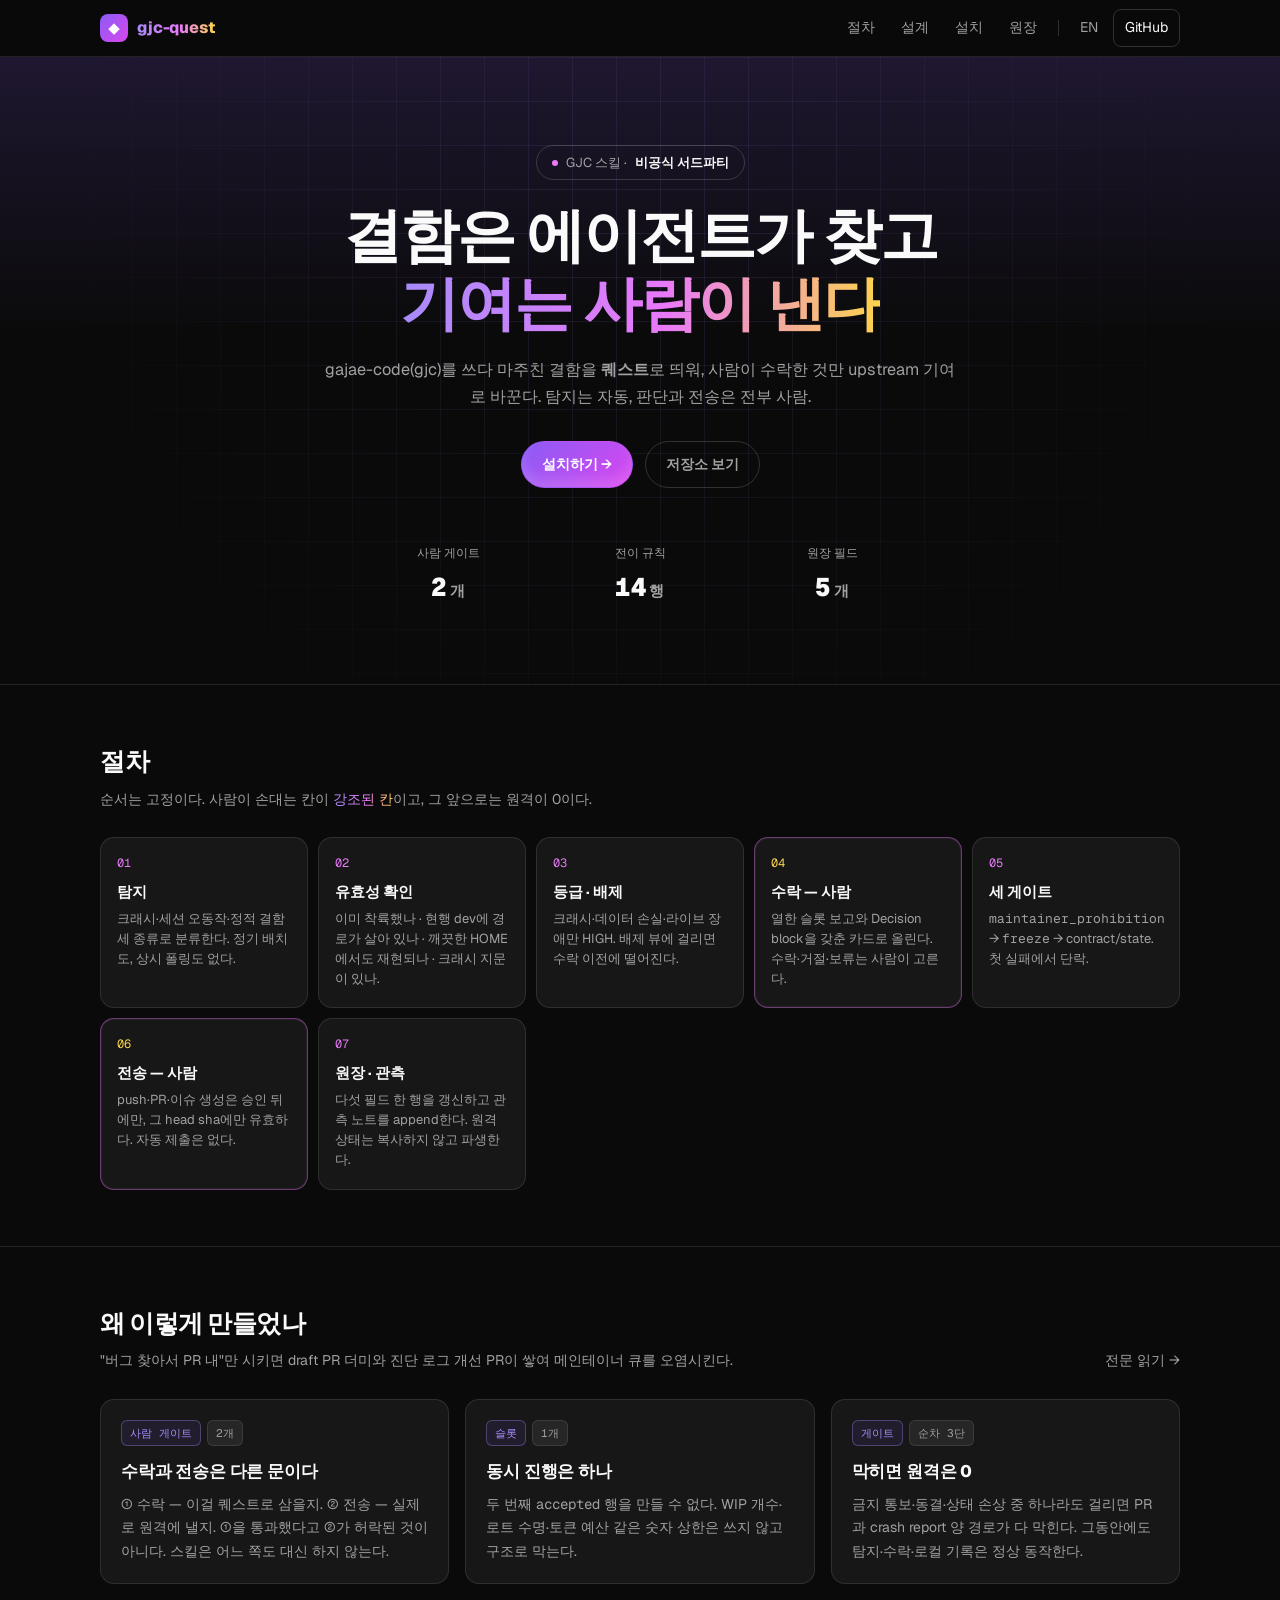
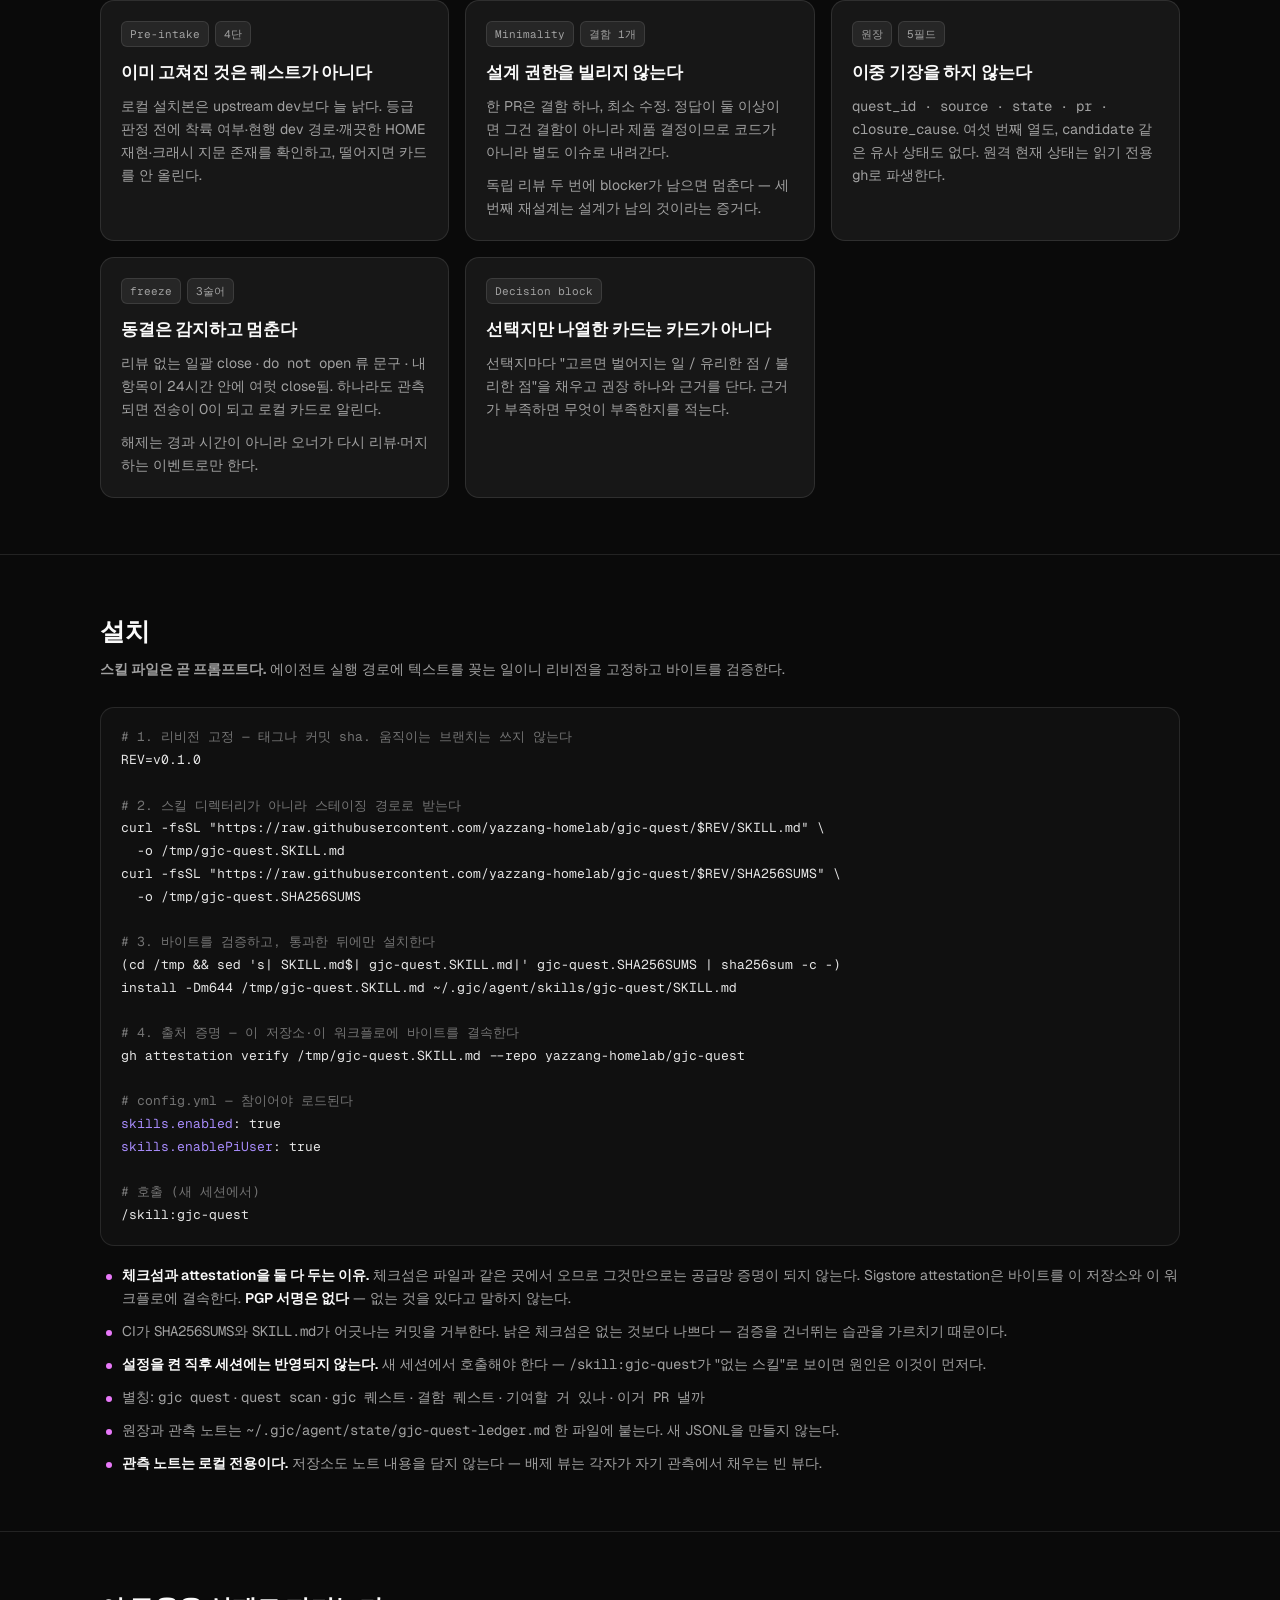
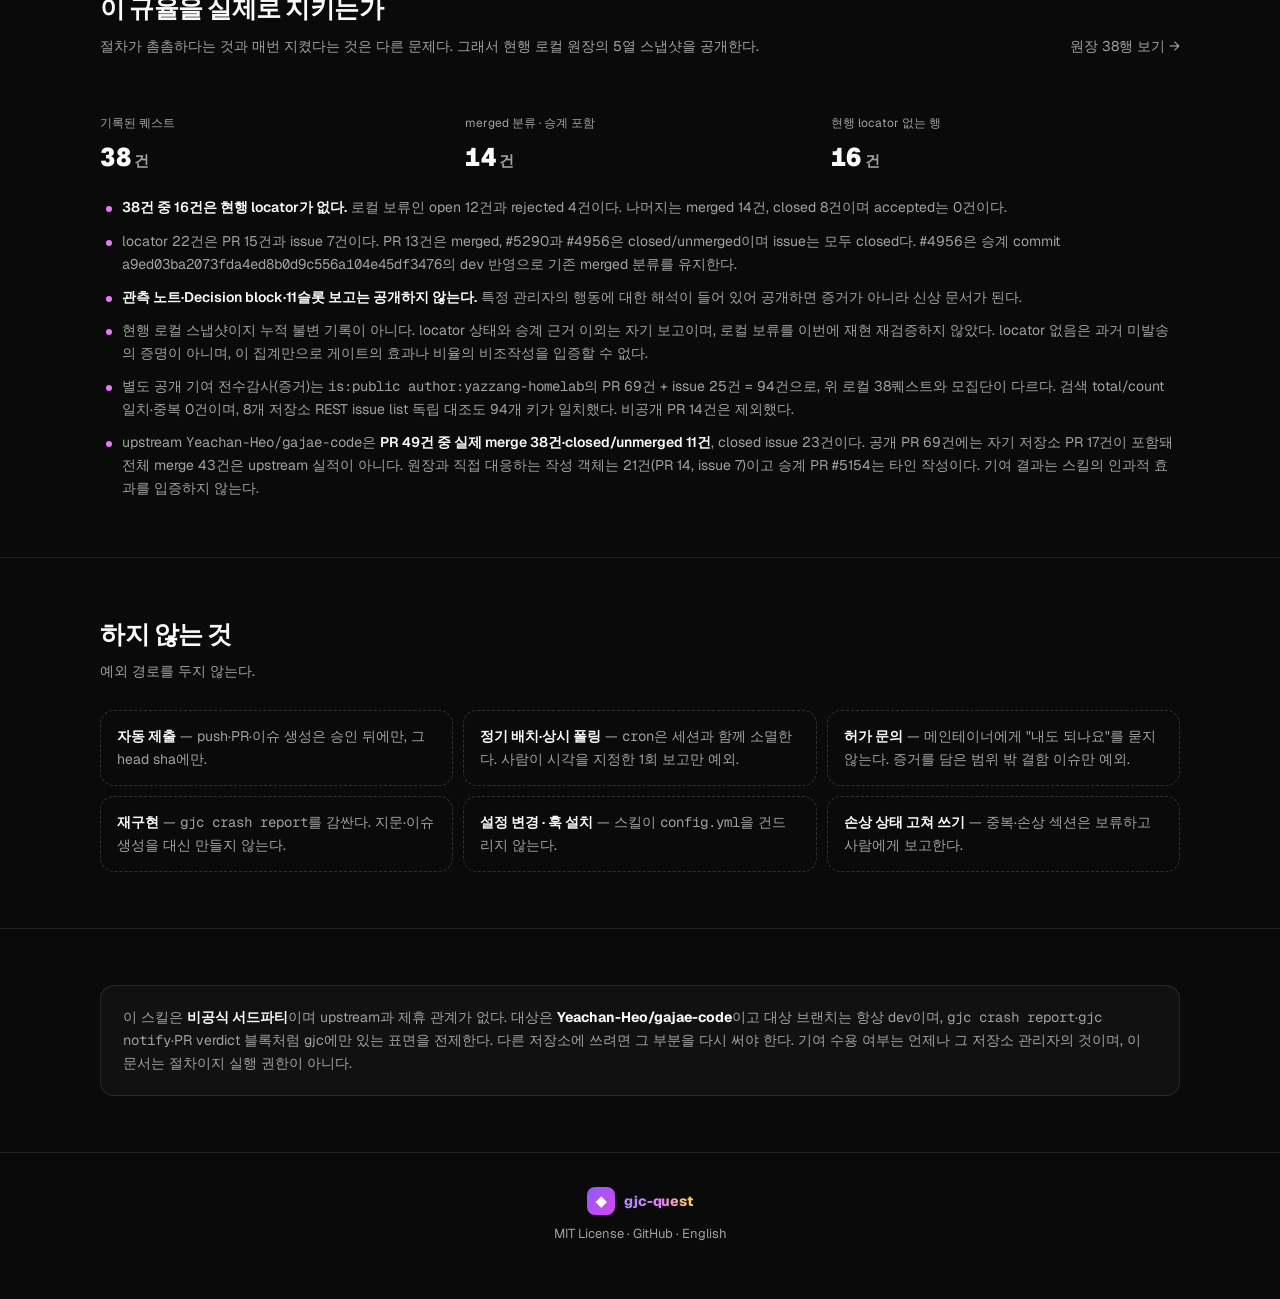
<file: site/index.html>
<!DOCTYPE html>
<html lang="ko">
<head>
<meta charset="utf-8" />
<meta name="viewport" content="width=device-width, initial-scale=1" />
<title>gjc-quest — gjc 결함을 퀘스트로, 전송은 사람이</title>
<meta name="description" content="gajae-code(gjc)를 쓰다 마주친 결함을 퀘스트로 띄워, 사람이 수락한 것만 upstream 기여로 바꾸는 GJC 스킬. 탐지는 자동, 판단과 전송은 전부 사람." />
<link rel="canonical" href="https://yazzang-homelab.github.io/gjc-quest/" />
<meta property="og:type" content="website" />
<meta property="og:title" content="gjc-quest" />
<meta property="og:description" content="gjc 결함을 퀘스트로. 탐지는 자동, 판단과 전송은 전부 사람." />
<meta property="og:url" content="https://yazzang-homelab.github.io/gjc-quest/" />
<link rel="icon" href="favicon.svg" type="image/svg+xml" />
<link rel="preconnect" href="https://fonts.googleapis.com" />
<link rel="preconnect" href="https://fonts.gstatic.com" crossorigin />
<link href="https://fonts.googleapis.com/css2?family=Geist:wght@400;600;700;800;900&family=Geist+Mono:wght@400;500&display=swap" rel="stylesheet" />
<link rel="stylesheet" href="styles.css" />
</head>
<body>

<nav class="nav">
  <div class="nav-in">
    <a class="brand" href="#top">
      <span class="brand-mark">◆</span>
      <span class="grad">gjc-quest</span>
    </a>
    <div class="nav-links">
      <a href="#flow" class="anchor">절차</a>
      <a href="#why" class="anchor hide-sm">설계</a>
      <a href="#install" class="anchor">설치</a>
      <a href="#ledger" class="anchor hide-sm">원장</a>
      <span class="nav-sep"></span>
      <a href="en/">EN</a>
      <a class="ghost" href="https://github.com/yazzang-homelab/gjc-quest">GitHub</a>
    </div>
  </div>
</nav>

<header class="hero" id="top">
  <div class="hero-grid"></div>
  <div class="hero-glow"></div>
  <div class="hero-in">
    <span class="pill"><span class="dot"></span> GJC 스킬 · <b>비공식 서드파티</b></span>
    <h1>결함은 에이전트가 찾고<br /><span class="grad">기여는 사람이 낸다</span></h1>
    <p class="lede">
      gajae-code(gjc)를 쓰다 마주친 결함을 <b>퀘스트</b>로 띄워, 사람이 수락한 것만 upstream
      기여로 바꾼다. 탐지는 자동, 판단과 전송은 전부 사람.
    </p>
    <div class="cta">
      <a class="btn btn-primary" href="#install">설치하기 →</a>
      <a class="btn btn-ghost" href="https://github.com/yazzang-homelab/gjc-quest">저장소 보기</a>
    </div>
    <div class="stats">
      <div>
        <div class="stat-k">사람 게이트</div>
        <div class="stat-v tabular">2<span class="unit">개</span></div>
      </div>
      <div>
        <div class="stat-k">전이 규칙</div>
        <div class="stat-v tabular">14<span class="unit">행</span></div>
      </div>
      <div>
        <div class="stat-k">원장 필드</div>
        <div class="stat-v tabular">5<span class="unit">개</span></div>
      </div>
    </div>
  </div>
</header>

<section class="band" id="flow">
  <div class="sec">
    <div class="sec-head">
      <div>
        <h2>절차</h2>
        <p>순서는 고정이다. 사람이 손대는 칸이 <span class="grad">강조된 칸</span>이고, 그 앞으로는 원격이 0이다.</p>
      </div>
    </div>
    <div class="flow">
      <div class="step">
        <div class="n">01</div>
        <h3>탐지</h3>
        <p>크래시·세션 오동작·정적 결함 세 종류로 분류한다. 정기 배치도, 상시 폴링도 없다.</p>
      </div>
      <div class="step">
        <div class="n">02</div>
        <h3>유효성 확인</h3>
        <p>이미 착륙했나 · 현행 dev에 경로가 살아 있나 · 깨끗한 HOME에서도 재현되나 · 크래시 지문이 있나.</p>
      </div>
      <div class="step">
        <div class="n">03</div>
        <h3>등급 · 배제</h3>
        <p>크래시·데이터 손실·라이브 장애만 HIGH. 배제 뷰에 걸리면 수락 이전에 떨어진다.</p>
      </div>
      <div class="step human">
        <div class="n">04</div>
        <h3>수락 — 사람</h3>
        <p>열한 슬롯 보고와 Decision block을 갖춘 카드로 올린다. 수락·거절·보류는 사람이 고른다.</p>
      </div>
      <div class="step">
        <div class="n">05</div>
        <h3>세 게이트</h3>
        <p><span class="mono">maintainer_prohibition</span> → <span class="mono">freeze</span> → contract/state. 첫 실패에서 단락.</p>
      </div>
      <div class="step human">
        <div class="n">06</div>
        <h3>전송 — 사람</h3>
        <p>push·PR·이슈 생성은 승인 뒤에만, 그 head sha에만 유효하다. 자동 제출은 없다.</p>
      </div>
      <div class="step">
        <div class="n">07</div>
        <h3>원장 · 관측</h3>
        <p>다섯 필드 한 행을 갱신하고 관측 노트를 append한다. 원격 상태는 복사하지 않고 파생한다.</p>
      </div>
    </div>
  </div>
</section>

<section class="band" id="why">
  <div class="sec">
    <div class="sec-head">
      <div>
        <h2>왜 이렇게 만들었나</h2>
        <p>"버그 찾아서 PR 내"만 시키면 draft PR 더미와 진단 로그 개선 PR이 쌓여 메인테이너 큐를 오염시킨다.</p>
      </div>
      <a href="https://github.com/yazzang-homelab/gjc-quest/blob/main/SKILL.md">전문 읽기 →</a>
    </div>
    <div class="cards">
      <div class="card">
        <div class="badges"><span class="badge hot">사람 게이트</span><span class="badge">2개</span></div>
        <h3>수락과 전송은 다른 문이다</h3>
        <p>① 수락 — 이걸 퀘스트로 삼을지. ② 전송 — 실제로 원격에 낼지. ①을 통과했다고 ②가 허락된 것이 아니다. 스킬은 어느 쪽도 대신 하지 않는다.</p>
      </div>
      <div class="card">
        <div class="badges"><span class="badge hot">슬롯</span><span class="badge">1개</span></div>
        <h3>동시 진행은 하나</h3>
        <p>두 번째 <span class="mono">accepted</span> 행을 만들 수 없다. WIP 개수·로트 수명·토큰 예산 같은 숫자 상한은 쓰지 않고 구조로 막는다.</p>
      </div>
      <div class="card">
        <div class="badges"><span class="badge hot">게이트</span><span class="badge">순차 3단</span></div>
        <h3>막히면 원격은 0</h3>
        <p>금지 통보·동결·상태 손상 중 하나라도 걸리면 PR과 crash report 양 경로가 다 막힌다. 그동안에도 탐지·수락·로컬 기록은 정상 동작한다.</p>
      </div>
      <div class="card">
        <div class="badges"><span class="badge">Pre-intake</span><span class="badge">4단</span></div>
        <h3>이미 고쳐진 것은 퀘스트가 아니다</h3>
        <p>로컬 설치본은 upstream <span class="mono">dev</span>보다 늘 낡다. 등급 판정 전에 착륙 여부·현행 dev 경로·깨끗한 HOME 재현·크래시 지문 존재를 확인하고, 떨어지면 카드를 안 올린다.</p>
      </div>
      <div class="card">
        <div class="badges"><span class="badge">Minimality</span><span class="badge">결함 1개</span></div>
        <h3>설계 권한을 빌리지 않는다</h3>
        <p>한 PR은 결함 하나, 최소 수정. 정답이 둘 이상이면 그건 결함이 아니라 제품 결정이므로 코드가 아니라 별도 이슈로 내려간다.</p>
        <p>독립 리뷰 두 번에 blocker가 남으면 멈춘다 — 세 번째 재설계는 설계가 남의 것이라는 증거다.</p>
      </div>
      <div class="card">
        <div class="badges"><span class="badge">원장</span><span class="badge">5필드</span></div>
        <h3>이중 기장을 하지 않는다</h3>
        <p><span class="mono">quest_id · source · state · pr · closure_cause</span>. 여섯 번째 열도, <span class="mono">candidate</span> 같은 유사 상태도 없다. 원격 현재 상태는 읽기 전용 <span class="mono">gh</span>로 파생한다.</p>
      </div>
      <div class="card">
        <div class="badges"><span class="badge">freeze</span><span class="badge">3술어</span></div>
        <h3>동결은 감지하고 멈춘다</h3>
        <p>리뷰 없는 일괄 close · <span class="mono">do not open</span> 류 문구 · 내 항목이 24시간 안에 여럿 close됨. 하나라도 관측되면 전송이 0이 되고 로컬 카드로 알린다.</p>
        <p>해제는 경과 시간이 아니라 오너가 다시 리뷰·머지하는 이벤트로만 한다.</p>
      </div>
      <div class="card">
        <div class="badges"><span class="badge">Decision block</span></div>
        <h3>선택지만 나열한 카드는 카드가 아니다</h3>
        <p>선택지마다 "고르면 벌어지는 일 / 유리한 점 / 불리한 점"을 채우고 권장 하나와 근거를 단다. 근거가 부족하면 무엇이 부족한지를 적는다.</p>
      </div>
    </div>
  </div>
</section>

<section class="band" id="install">
  <div class="sec">
    <div class="sec-head">
      <div>
        <h2>설치</h2>
        <p><b>스킬 파일은 곧 프롬프트다.</b> 에이전트 실행 경로에 텍스트를 꽂는 일이니 리비전을 고정하고 바이트를 검증한다.</p>
      </div>
    </div>
<pre><span class="c"># 1. 리비전 고정 — 태그나 커밋 sha. 움직이는 브랜치는 쓰지 않는다</span>
REV=v0.1.0

<span class="c"># 2. 스킬 디렉터리가 아니라 스테이징 경로로 받는다</span>
curl -fsSL "https://raw.githubusercontent.com/yazzang-homelab/gjc-quest/$REV/SKILL.md" \
  -o /tmp/gjc-quest.SKILL.md
curl -fsSL "https://raw.githubusercontent.com/yazzang-homelab/gjc-quest/$REV/SHA256SUMS" \
  -o /tmp/gjc-quest.SHA256SUMS

<span class="c"># 3. 바이트를 검증하고, 통과한 뒤에만 설치한다</span>
(cd /tmp &amp;&amp; sed 's| SKILL.md$| gjc-quest.SKILL.md|' gjc-quest.SHA256SUMS | sha256sum -c -)
install -Dm644 /tmp/gjc-quest.SKILL.md ~/.gjc/agent/skills/gjc-quest/SKILL.md

<span class="c"># 4. 출처 증명 — 이 저장소·이 워크플로에 바이트를 결속한다</span>
gh attestation verify /tmp/gjc-quest.SKILL.md --repo yazzang-homelab/gjc-quest

<span class="c"># config.yml — 참이어야 로드된다</span>
<span class="k">skills.enabled</span>: true
<span class="k">skills.enablePiUser</span>: true

<span class="c"># 호출 (새 세션에서)</span>
/skill:gjc-quest</pre>
    <ul class="notes">
      <li><b>체크섬과 attestation을 둘 다 두는 이유.</b> 체크섬은 파일과 같은 곳에서 오므로 그것만으로는 공급망 증명이 되지 않는다. Sigstore attestation은 바이트를 이 저장소와 이 워크플로에 결속한다. <b>PGP 서명은 없다</b> — 없는 것을 있다고 말하지 않는다.</li>
      <li>CI가 <span class="mono">SHA256SUMS</span>와 <span class="mono">SKILL.md</span>가 어긋나는 커밋을 거부한다. 낡은 체크섬은 없는 것보다 나쁘다 — 검증을 건너뛰는 습관을 가르치기 때문이다.</li>
      <li><b>설정을 켠 직후 세션에는 반영되지 않는다.</b> 새 세션에서 호출해야 한다 — <span class="mono">/skill:gjc-quest</span>가 "없는 스킬"로 보이면 원인은 이것이 먼저다.</li>
      <li>별칭: <span class="mono">gjc quest</span> · <span class="mono">quest scan</span> · <span class="mono">gjc 퀘스트</span> · <span class="mono">결함 퀘스트</span> · <span class="mono">기여할 거 있나</span> · <span class="mono">이거 PR 낼까</span></li>
      <li>원장과 관측 노트는 <span class="mono">~/.gjc/agent/state/gjc-quest-ledger.md</span> 한 파일에 붙는다. 새 JSONL을 만들지 않는다.</li>
      <li><b>관측 노트는 로컬 전용이다.</b> 저장소도 노트 내용을 담지 않는다 — 배제 뷰는 각자가 자기 관측에서 채우는 빈 뷰다.</li>
    </ul>
  </div>
</section>

<section class="band" id="ledger">
  <div class="sec">
    <div class="sec-head">
      <div>
        <h2>이 규율을 실제로 지키는가</h2>
        <p>절차가 촘촘하다는 것과 매번 지켰다는 것은 다른 문제다. 그래서 현행 로컬 원장의 5열 스냅샷을 공개한다.</p>
      </div>
      <a href="https://github.com/yazzang-homelab/gjc-quest/blob/main/LEDGER.md">원장 38행 보기 →</a>
    </div>
    <div class="stats" style="max-width:100%">
      <div><div class="stat-k">기록된 퀘스트</div><div class="stat-v tabular">38<span class="unit">건</span></div></div>
      <div><div class="stat-k">merged 분류 · 승계 포함</div><div class="stat-v tabular">14<span class="unit">건</span></div></div>
      <div><div class="stat-k">현행 locator 없는 행</div><div class="stat-v tabular">16<span class="unit">건</span></div></div>
    </div>
    <ul class="notes">
      <li><b>38건 중 16건은 현행 locator가 없다.</b> 로컬 보류인 open 12건과 rejected 4건이다. 나머지는 merged 14건, closed 8건이며 accepted는 0건이다.</li>
      <li>locator 22건은 PR 15건과 issue 7건이다. PR 13건은 merged, #5290과 #4956은 closed/unmerged이며 issue는 모두 closed다. #4956은 승계 commit <span class="mono">a9ed03ba2073fda4ed8b0d9c556a104e45df3476</span>의 <span class="mono">dev</span> 반영으로 기존 merged 분류를 유지한다.</li>
      <li><b>관측 노트·Decision block·11슬롯 보고는 공개하지 않는다.</b> 특정 관리자의 행동에 대한 해석이 들어 있어 공개하면 증거가 아니라 신상 문서가 된다.</li>
      <li>현행 로컬 스냅샷이지 누적 불변 기록이 아니다. locator 상태와 승계 근거 이외는 자기 보고이며, 로컬 보류를 이번에 재현 재검증하지 않았다. locator 없음은 과거 미발송의 증명이 아니며, 이 집계만으로 게이트의 효과나 비율의 비조작성을 입증할 수 없다.</li>
      <li>별도 <a href="https://github.com/yazzang-homelab/gjc-quest/blob/main/CONTRIBUTIONS.md">공개 기여 전수감사</a>(<a href="https://github.com/yazzang-homelab/gjc-quest/blob/main/evidence/2026-09-16-contributions.json">증거</a>)는 <span class="mono">is:public author:yazzang-homelab</span>의 PR 69건 + issue 25건 = 94건으로, 위 로컬 38퀘스트와 모집단이 다르다. 검색 total/count 일치·중복 0건이며, 8개 저장소 REST issue list 독립 대조도 94개 키가 일치했다. 비공개 PR 14건은 제외했다.</li>
      <li>upstream <span class="mono">Yeachan-Heo/gajae-code</span>은 <b>PR 49건 중 실제 merge 38건·closed/unmerged 11건</b>, closed issue 23건이다. 공개 PR 69건에는 자기 저장소 PR 17건이 포함돼 전체 merge 43건은 upstream 실적이 아니다. 원장과 직접 대응하는 작성 객체는 21건(PR 14, issue 7)이고 승계 PR #5154는 타인 작성이다. 기여 결과는 스킬의 인과적 효과를 입증하지 않는다.</li>
    </ul>
  </div>
</section>

<section class="band">
  <div class="sec">
    <div class="sec-head">
      <div>
        <h2>하지 않는 것</h2>
        <p>예외 경로를 두지 않는다.</p>
      </div>
    </div>
    <div class="nope">
      <div><b>자동 제출</b> — push·PR·이슈 생성은 승인 뒤에만, 그 head sha에만.</div>
      <div><b>정기 배치·상시 폴링</b> — <span class="mono">cron</span>은 세션과 함께 소멸한다. 사람이 시각을 지정한 1회 보고만 예외.</div>
      <div><b>허가 문의</b> — 메인테이너에게 "내도 되나요"를 묻지 않는다. 증거를 담은 범위 밖 결함 이슈만 예외.</div>
      <div><b>재구현</b> — <span class="mono">gjc crash report</span>를 감싼다. 지문·이슈 생성을 대신 만들지 않는다.</div>
      <div><b>설정 변경 · 훅 설치</b> — 스킬이 <span class="mono">config.yml</span>을 건드리지 않는다.</div>
      <div><b>손상 상태 고쳐 쓰기</b> — 중복·손상 섹션은 보류하고 사람에게 보고한다.</div>
    </div>
  </div>
</section>

<section class="band">
  <div class="sec">
    <div class="disclaim">
      이 스킬은 <b>비공식 서드파티</b>이며 upstream과 제휴 관계가 없다.
      대상은 <b>Yeachan-Heo/gajae-code</b>이고 대상 브랜치는 항상 <span class="mono">dev</span>이며,
      <span class="mono">gjc crash report</span>·<span class="mono">gjc notify</span>·PR verdict 블록처럼 gjc에만 있는 표면을 전제한다.
      다른 저장소에 쓰려면 그 부분을 다시 써야 한다.
      기여 수용 여부는 언제나 그 저장소 관리자의 것이며, 이 문서는 절차이지 실행 권한이 아니다.
    </div>
  </div>
</section>

<footer>
  <div class="brand"><span class="brand-mark">◆</span> <span class="grad">gjc-quest</span></div>
  MIT License · <a href="https://github.com/yazzang-homelab/gjc-quest">GitHub</a> ·
  <a href="en/">English</a>
</footer>

</body>
</html>
</file>
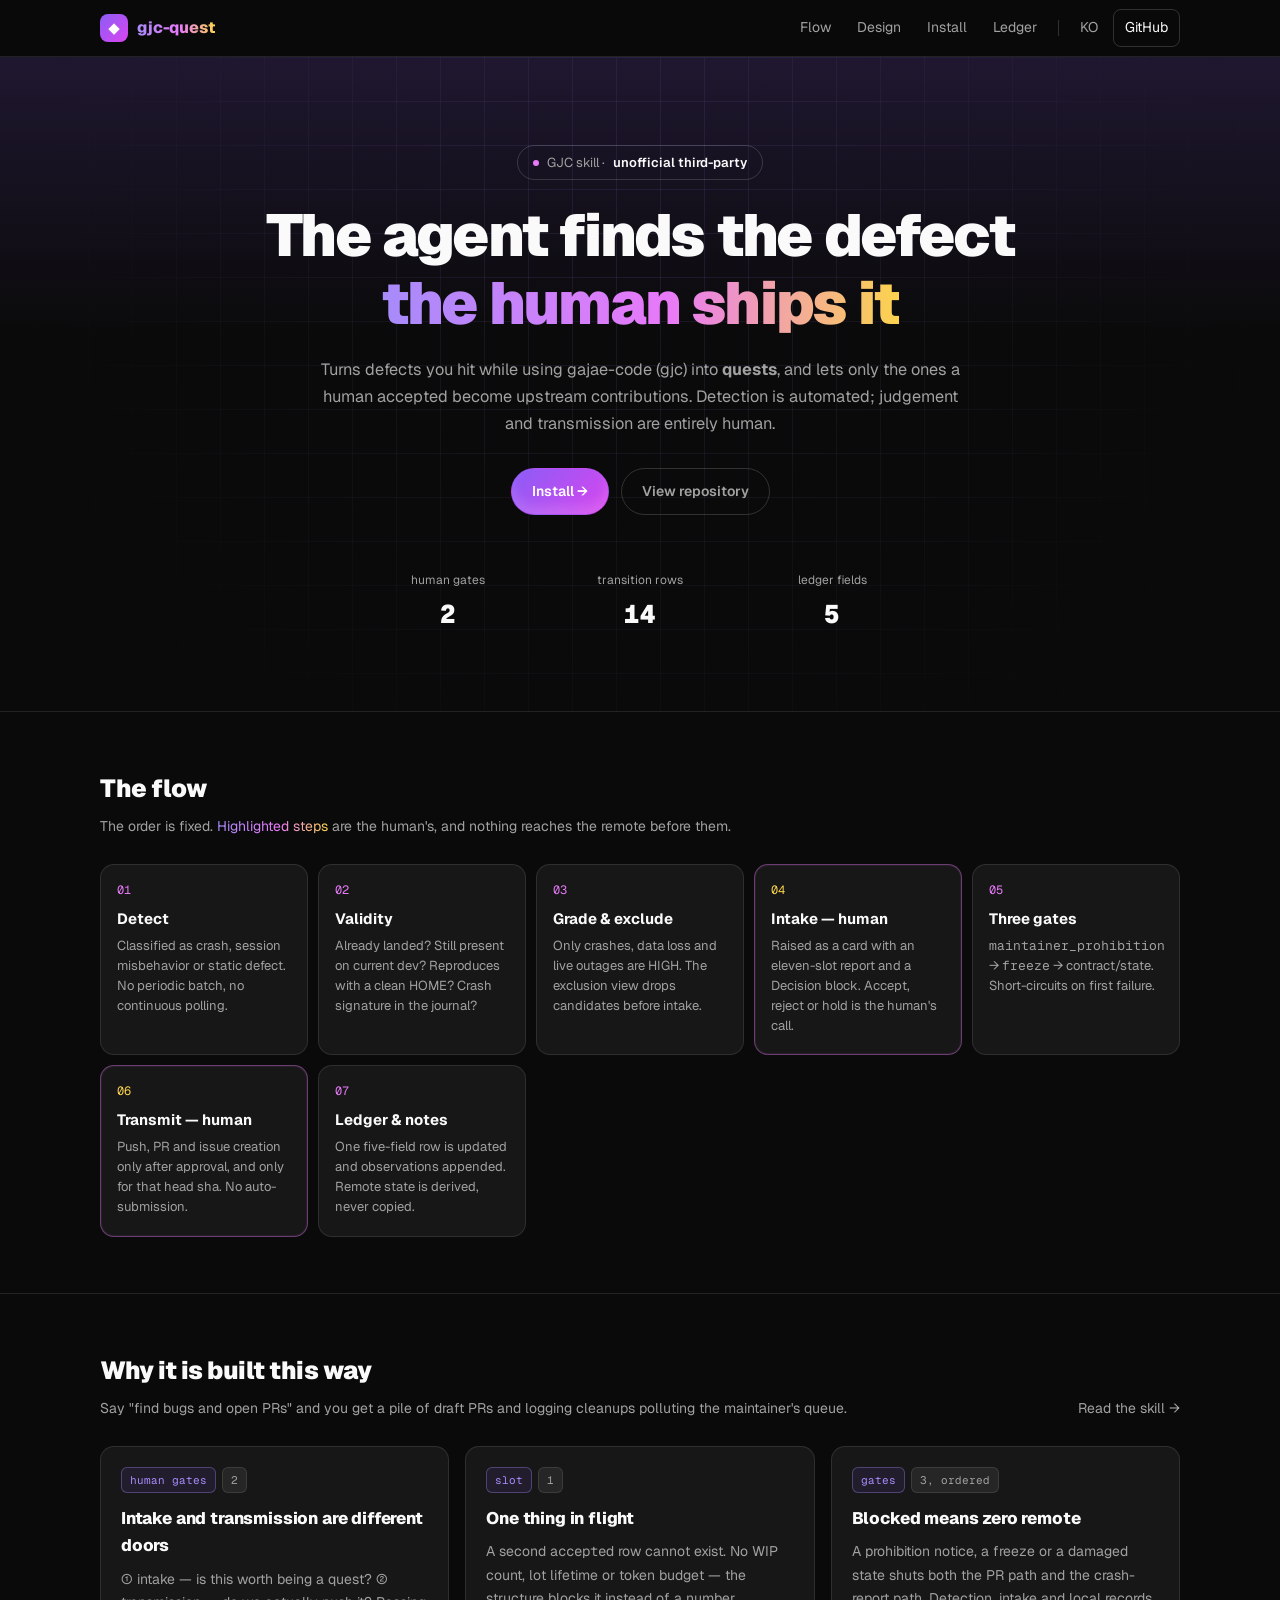
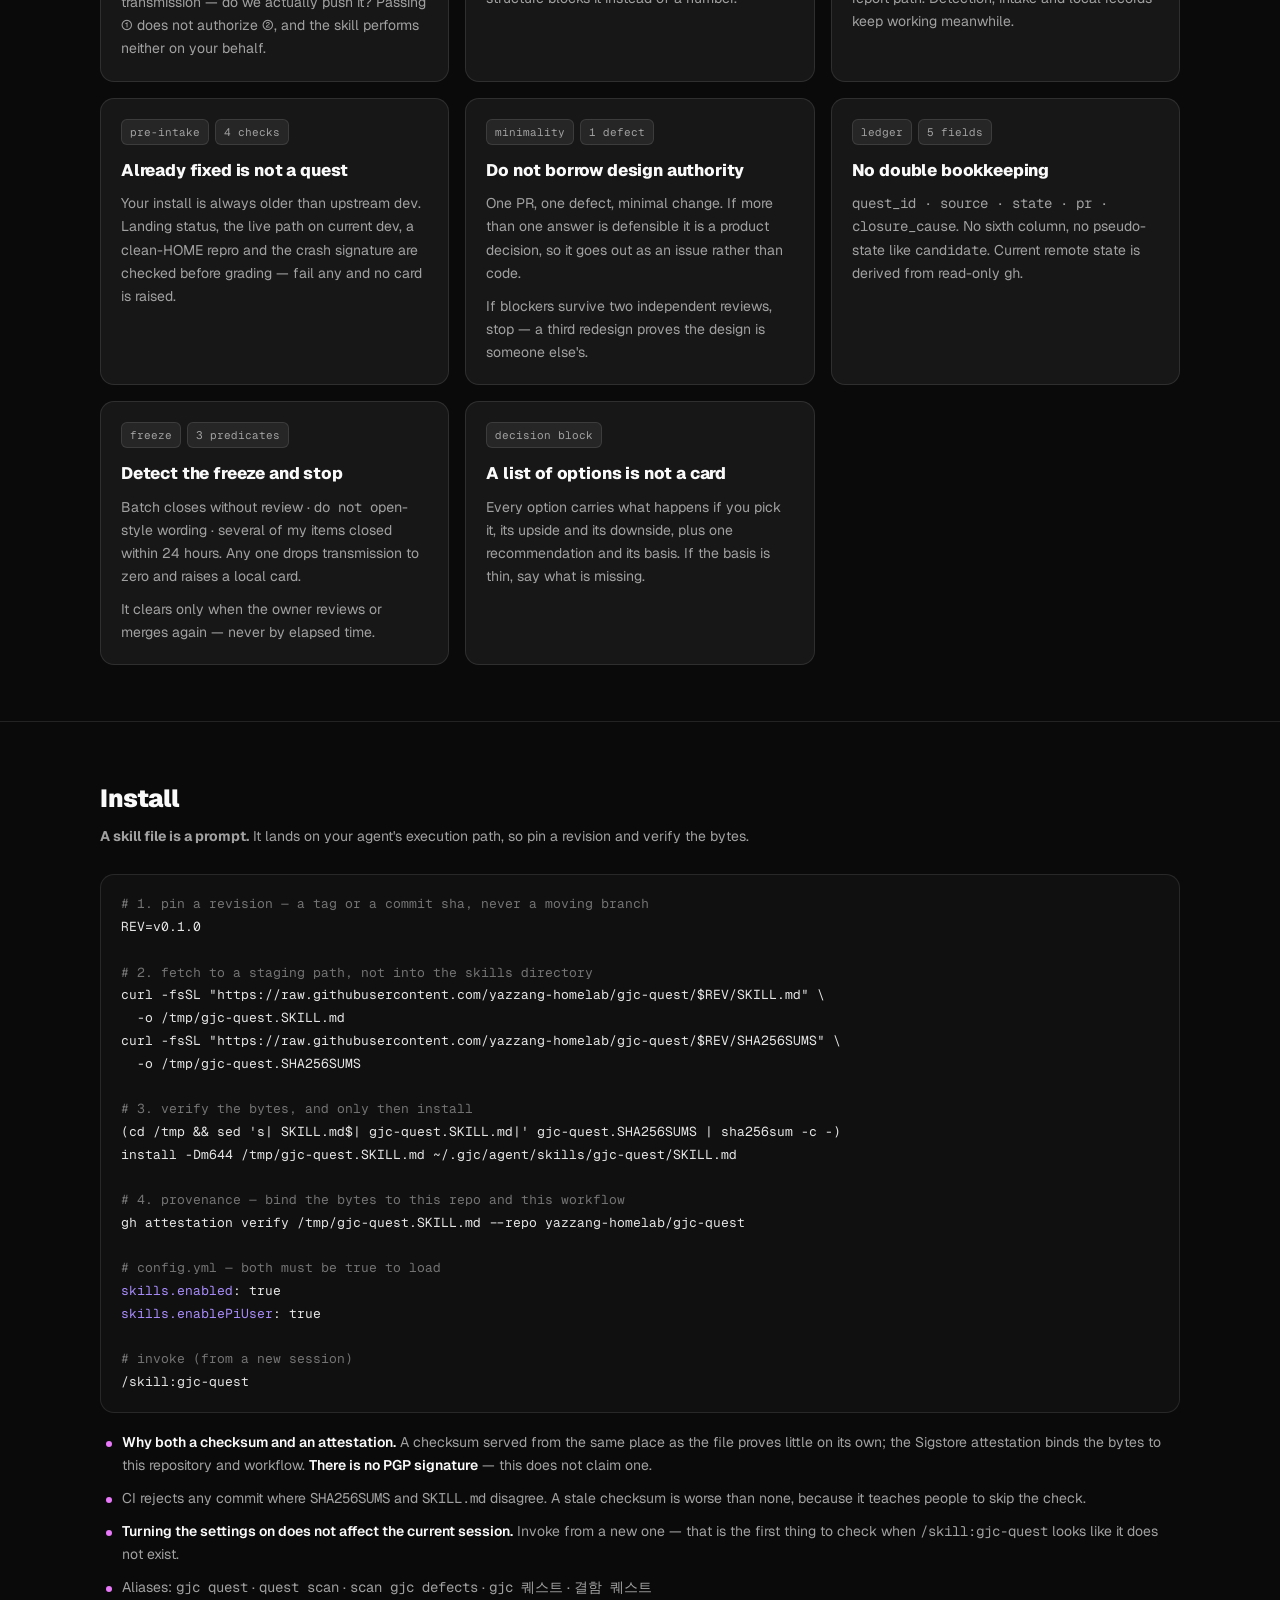
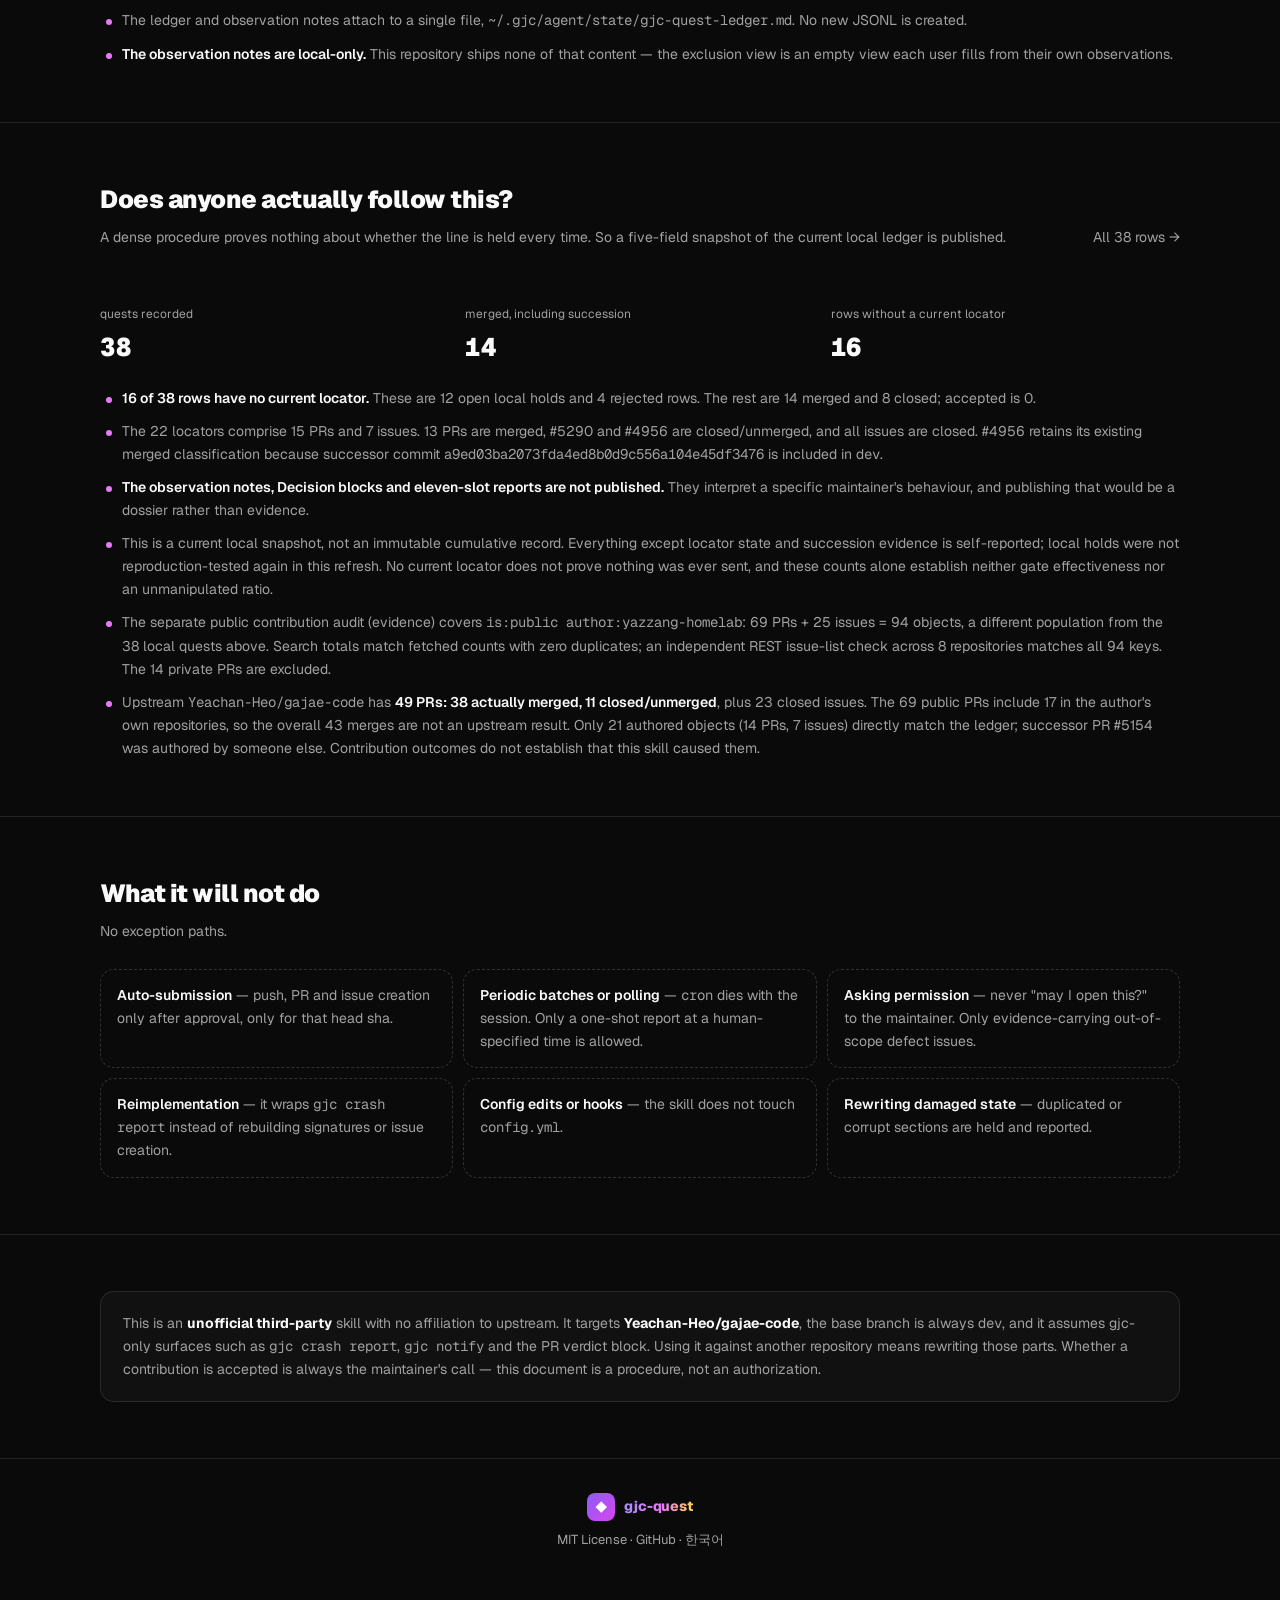
<file: site/en/index.html>
<!DOCTYPE html>
<html lang="en">
<head>
<meta charset="utf-8" />
<meta name="viewport" content="width=device-width, initial-scale=1" />
<title>gjc-quest — the agent finds the defect, the human ships it</title>
<meta name="description" content="A GJC skill that turns defects you hit while using gajae-code (gjc) into quests, and lets only the ones a human accepted become upstream contributions. Detection is automated, judgement and transmission are human." />
<link rel="canonical" href="https://yazzang-homelab.github.io/gjc-quest/en/" />
<meta property="og:type" content="website" />
<meta property="og:title" content="gjc-quest" />
<meta property="og:description" content="The agent finds the defect, the human ships it." />
<meta property="og:url" content="https://yazzang-homelab.github.io/gjc-quest/en/" />
<link rel="icon" href="../favicon.svg" type="image/svg+xml" />
<link rel="preconnect" href="https://fonts.googleapis.com" />
<link rel="preconnect" href="https://fonts.gstatic.com" crossorigin />
<link href="https://fonts.googleapis.com/css2?family=Geist:wght@400;600;700;800;900&family=Geist+Mono:wght@400;500&display=swap" rel="stylesheet" />
<link rel="stylesheet" href="../styles.css" />
</head>
<body>

<nav class="nav">
  <div class="nav-in">
    <a class="brand" href="#top">
      <span class="brand-mark">◆</span>
      <span class="grad">gjc-quest</span>
    </a>
    <div class="nav-links">
      <a href="#flow" class="anchor">Flow</a>
      <a href="#why" class="anchor hide-sm">Design</a>
      <a href="#install" class="anchor">Install</a>
      <a href="#ledger" class="anchor hide-sm">Ledger</a>
      <span class="nav-sep"></span>
      <a href="../">KO</a>
      <a class="ghost" href="https://github.com/yazzang-homelab/gjc-quest">GitHub</a>
    </div>
  </div>
</nav>

<header class="hero" id="top">
  <div class="hero-grid"></div>
  <div class="hero-glow"></div>
  <div class="hero-in">
    <span class="pill"><span class="dot"></span> GJC skill · <b>unofficial third-party</b></span>
    <h1>The agent finds the defect<br /><span class="grad">the human ships it</span></h1>
    <p class="lede">
      Turns defects you hit while using gajae-code (gjc) into <b>quests</b>, and lets only the
      ones a human accepted become upstream contributions. Detection is automated; judgement
      and transmission are entirely human.
    </p>
    <div class="cta">
      <a class="btn btn-primary" href="#install">Install →</a>
      <a class="btn btn-ghost" href="https://github.com/yazzang-homelab/gjc-quest">View repository</a>
    </div>
    <div class="stats">
      <div>
        <div class="stat-k">human gates</div>
        <div class="stat-v tabular">2</div>
      </div>
      <div>
        <div class="stat-k">transition rows</div>
        <div class="stat-v tabular">14</div>
      </div>
      <div>
        <div class="stat-k">ledger fields</div>
        <div class="stat-v tabular">5</div>
      </div>
    </div>
  </div>
</header>

<section class="band" id="flow">
  <div class="sec">
    <div class="sec-head">
      <div>
        <h2>The flow</h2>
        <p>The order is fixed. <span class="grad">Highlighted steps</span> are the human's, and nothing reaches the remote before them.</p>
      </div>
    </div>
    <div class="flow">
      <div class="step">
        <div class="n">01</div>
        <h3>Detect</h3>
        <p>Classified as crash, session misbehavior or static defect. No periodic batch, no continuous polling.</p>
      </div>
      <div class="step">
        <div class="n">02</div>
        <h3>Validity</h3>
        <p>Already landed? Still present on current dev? Reproduces with a clean HOME? Crash signature in the journal?</p>
      </div>
      <div class="step">
        <div class="n">03</div>
        <h3>Grade &amp; exclude</h3>
        <p>Only crashes, data loss and live outages are HIGH. The exclusion view drops candidates before intake.</p>
      </div>
      <div class="step human">
        <div class="n">04</div>
        <h3>Intake — human</h3>
        <p>Raised as a card with an eleven-slot report and a Decision block. Accept, reject or hold is the human's call.</p>
      </div>
      <div class="step">
        <div class="n">05</div>
        <h3>Three gates</h3>
        <p><span class="mono">maintainer_prohibition</span> → <span class="mono">freeze</span> → contract/state. Short-circuits on first failure.</p>
      </div>
      <div class="step human">
        <div class="n">06</div>
        <h3>Transmit — human</h3>
        <p>Push, PR and issue creation only after approval, and only for that head sha. No auto-submission.</p>
      </div>
      <div class="step">
        <div class="n">07</div>
        <h3>Ledger &amp; notes</h3>
        <p>One five-field row is updated and observations appended. Remote state is derived, never copied.</p>
      </div>
    </div>
  </div>
</section>

<section class="band" id="why">
  <div class="sec">
    <div class="sec-head">
      <div>
        <h2>Why it is built this way</h2>
        <p>Say "find bugs and open PRs" and you get a pile of draft PRs and logging cleanups polluting the maintainer's queue.</p>
      </div>
      <a href="https://github.com/yazzang-homelab/gjc-quest/blob/main/SKILL.md">Read the skill →</a>
    </div>
    <div class="cards">
      <div class="card">
        <div class="badges"><span class="badge hot">human gates</span><span class="badge">2</span></div>
        <h3>Intake and transmission are different doors</h3>
        <p>① intake — is this worth being a quest? ② transmission — do we actually push it? Passing ① does not authorize ②, and the skill performs neither on your behalf.</p>
      </div>
      <div class="card">
        <div class="badges"><span class="badge hot">slot</span><span class="badge">1</span></div>
        <h3>One thing in flight</h3>
        <p>A second <span class="mono">accepted</span> row cannot exist. No WIP count, lot lifetime or token budget — the structure blocks it instead of a number.</p>
      </div>
      <div class="card">
        <div class="badges"><span class="badge hot">gates</span><span class="badge">3, ordered</span></div>
        <h3>Blocked means zero remote</h3>
        <p>A prohibition notice, a freeze or a damaged state shuts both the PR path and the crash-report path. Detection, intake and local records keep working meanwhile.</p>
      </div>
      <div class="card">
        <div class="badges"><span class="badge">pre-intake</span><span class="badge">4 checks</span></div>
        <h3>Already fixed is not a quest</h3>
        <p>Your install is always older than upstream <span class="mono">dev</span>. Landing status, the live path on current dev, a clean-HOME repro and the crash signature are checked before grading — fail any and no card is raised.</p>
      </div>
      <div class="card">
        <div class="badges"><span class="badge">minimality</span><span class="badge">1 defect</span></div>
        <h3>Do not borrow design authority</h3>
        <p>One PR, one defect, minimal change. If more than one answer is defensible it is a product decision, so it goes out as an issue rather than code.</p>
        <p>If blockers survive two independent reviews, stop — a third redesign proves the design is someone else's.</p>
      </div>
      <div class="card">
        <div class="badges"><span class="badge">ledger</span><span class="badge">5 fields</span></div>
        <h3>No double bookkeeping</h3>
        <p><span class="mono">quest_id · source · state · pr · closure_cause</span>. No sixth column, no pseudo-state like <span class="mono">candidate</span>. Current remote state is derived from read-only <span class="mono">gh</span>.</p>
      </div>
      <div class="card">
        <div class="badges"><span class="badge">freeze</span><span class="badge">3 predicates</span></div>
        <h3>Detect the freeze and stop</h3>
        <p>Batch closes without review · <span class="mono">do not open</span>-style wording · several of my items closed within 24 hours. Any one drops transmission to zero and raises a local card.</p>
        <p>It clears only when the owner reviews or merges again — never by elapsed time.</p>
      </div>
      <div class="card">
        <div class="badges"><span class="badge">decision block</span></div>
        <h3>A list of options is not a card</h3>
        <p>Every option carries what happens if you pick it, its upside and its downside, plus one recommendation and its basis. If the basis is thin, say what is missing.</p>
      </div>
    </div>
  </div>
</section>

<section class="band" id="install">
  <div class="sec">
    <div class="sec-head">
      <div>
        <h2>Install</h2>
        <p><b>A skill file is a prompt.</b> It lands on your agent's execution path, so pin a revision and verify the bytes.</p>
      </div>
    </div>
<pre><span class="c"># 1. pin a revision — a tag or a commit sha, never a moving branch</span>
REV=v0.1.0

<span class="c"># 2. fetch to a staging path, not into the skills directory</span>
curl -fsSL "https://raw.githubusercontent.com/yazzang-homelab/gjc-quest/$REV/SKILL.md" \
  -o /tmp/gjc-quest.SKILL.md
curl -fsSL "https://raw.githubusercontent.com/yazzang-homelab/gjc-quest/$REV/SHA256SUMS" \
  -o /tmp/gjc-quest.SHA256SUMS

<span class="c"># 3. verify the bytes, and only then install</span>
(cd /tmp &amp;&amp; sed 's| SKILL.md$| gjc-quest.SKILL.md|' gjc-quest.SHA256SUMS | sha256sum -c -)
install -Dm644 /tmp/gjc-quest.SKILL.md ~/.gjc/agent/skills/gjc-quest/SKILL.md

<span class="c"># 4. provenance — bind the bytes to this repo and this workflow</span>
gh attestation verify /tmp/gjc-quest.SKILL.md --repo yazzang-homelab/gjc-quest

<span class="c"># config.yml — both must be true to load</span>
<span class="k">skills.enabled</span>: true
<span class="k">skills.enablePiUser</span>: true

<span class="c"># invoke (from a new session)</span>
/skill:gjc-quest</pre>
    <ul class="notes">
      <li><b>Why both a checksum and an attestation.</b> A checksum served from the same place as the file proves little on its own; the Sigstore attestation binds the bytes to this repository and workflow. <b>There is no PGP signature</b> — this does not claim one.</li>
      <li>CI rejects any commit where <span class="mono">SHA256SUMS</span> and <span class="mono">SKILL.md</span> disagree. A stale checksum is worse than none, because it teaches people to skip the check.</li>
      <li><b>Turning the settings on does not affect the current session.</b> Invoke from a new one — that is the first thing to check when <span class="mono">/skill:gjc-quest</span> looks like it does not exist.</li>
      <li>Aliases: <span class="mono">gjc quest</span> · <span class="mono">quest scan</span> · <span class="mono">scan gjc defects</span> · <span class="mono">gjc 퀘스트</span> · <span class="mono">결함 퀘스트</span></li>
      <li>The ledger and observation notes attach to a single file, <span class="mono">~/.gjc/agent/state/gjc-quest-ledger.md</span>. No new JSONL is created.</li>
      <li><b>The observation notes are local-only.</b> This repository ships none of that content — the exclusion view is an empty view each user fills from their own observations.</li>
    </ul>
  </div>
</section>

<section class="band" id="ledger">
  <div class="sec">
    <div class="sec-head">
      <div>
        <h2>Does anyone actually follow this?</h2>
        <p>A dense procedure proves nothing about whether the line is held every time. So a five-field snapshot of the current local ledger is published.</p>
      </div>
      <a href="https://github.com/yazzang-homelab/gjc-quest/blob/main/LEDGER.md">All 38 rows →</a>
    </div>
    <div class="stats" style="max-width:100%">
      <div><div class="stat-k">quests recorded</div><div class="stat-v tabular">38</div></div>
      <div><div class="stat-k">merged, including succession</div><div class="stat-v tabular">14</div></div>
      <div><div class="stat-k">rows without a current locator</div><div class="stat-v tabular">16</div></div>
    </div>
    <ul class="notes">
      <li><b>16 of 38 rows have no current locator.</b> These are 12 open local holds and 4 rejected rows. The rest are 14 merged and 8 closed; accepted is 0.</li>
      <li>The 22 locators comprise 15 PRs and 7 issues. 13 PRs are merged, #5290 and #4956 are closed/unmerged, and all issues are closed. #4956 retains its existing merged classification because successor commit <span class="mono">a9ed03ba2073fda4ed8b0d9c556a104e45df3476</span> is included in <span class="mono">dev</span>.</li>
      <li><b>The observation notes, Decision blocks and eleven-slot reports are not published.</b> They interpret a specific maintainer's behaviour, and publishing that would be a dossier rather than evidence.</li>
      <li>This is a current local snapshot, not an immutable cumulative record. Everything except locator state and succession evidence is self-reported; local holds were not reproduction-tested again in this refresh. No current locator does not prove nothing was ever sent, and these counts alone establish neither gate effectiveness nor an unmanipulated ratio.</li>
      <li>The separate <a href="https://github.com/yazzang-homelab/gjc-quest/blob/main/CONTRIBUTIONS.md">public contribution audit</a> (<a href="https://github.com/yazzang-homelab/gjc-quest/blob/main/evidence/2026-09-16-contributions.json">evidence</a>) covers <span class="mono">is:public author:yazzang-homelab</span>: 69 PRs + 25 issues = 94 objects, a different population from the 38 local quests above. Search totals match fetched counts with zero duplicates; an independent REST issue-list check across 8 repositories matches all 94 keys. The 14 private PRs are excluded.</li>
      <li>Upstream <span class="mono">Yeachan-Heo/gajae-code</span> has <b>49 PRs: 38 actually merged, 11 closed/unmerged</b>, plus 23 closed issues. The 69 public PRs include 17 in the author's own repositories, so the overall 43 merges are not an upstream result. Only 21 authored objects (14 PRs, 7 issues) directly match the ledger; successor PR #5154 was authored by someone else. Contribution outcomes do not establish that this skill caused them.</li>
    </ul>
  </div>
</section>

<section class="band">
  <div class="sec">
    <div class="sec-head">
      <div>
        <h2>What it will not do</h2>
        <p>No exception paths.</p>
      </div>
    </div>
    <div class="nope">
      <div><b>Auto-submission</b> — push, PR and issue creation only after approval, only for that head sha.</div>
      <div><b>Periodic batches or polling</b> — <span class="mono">cron</span> dies with the session. Only a one-shot report at a human-specified time is allowed.</div>
      <div><b>Asking permission</b> — never "may I open this?" to the maintainer. Only evidence-carrying out-of-scope defect issues.</div>
      <div><b>Reimplementation</b> — it wraps <span class="mono">gjc crash report</span> instead of rebuilding signatures or issue creation.</div>
      <div><b>Config edits or hooks</b> — the skill does not touch <span class="mono">config.yml</span>.</div>
      <div><b>Rewriting damaged state</b> — duplicated or corrupt sections are held and reported.</div>
    </div>
  </div>
</section>

<section class="band">
  <div class="sec">
    <div class="disclaim">
      This is an <b>unofficial third-party</b> skill with no affiliation to upstream.
      It targets <b>Yeachan-Heo/gajae-code</b>, the base branch is always <span class="mono">dev</span>,
      and it assumes gjc-only surfaces such as <span class="mono">gjc crash report</span>,
      <span class="mono">gjc notify</span> and the PR verdict block.
      Using it against another repository means rewriting those parts.
      Whether a contribution is accepted is always the maintainer's call — this document is a
      procedure, not an authorization.
    </div>
  </div>
</section>

<footer>
  <div class="brand"><span class="brand-mark">◆</span> <span class="grad">gjc-quest</span></div>
  MIT License · <a href="https://github.com/yazzang-homelab/gjc-quest">GitHub</a> ·
  <a href="../">한국어</a>
</footer>

</body>
</html>
</file>
<file: site/styles.css>
/* gjc-quest — intro site
   Visual language: dark neutral base, violet→fuchsia→amber gradient accents,
   Geist / Geist Mono, blurred sticky nav, masked grid backdrop. */

:root {
  --background: #0a0a0a;
  --foreground: #fafafa;
  --card: #171717;
  --muted: #262626;
  --muted-foreground: #a1a1a1;
  --border: rgba(255, 255, 255, 0.1);
  --border-strong: rgba(255, 255, 255, 0.16);
  --violet: #a78bfa;
  --fuchsia: #e879f9;
  --amber: #fcd34d;
  --radius: 14px;
  --sans: "Geist", ui-sans-serif, system-ui, -apple-system, "Segoe UI", Roboto,
    "Apple SD Gothic Neo", "Malgun Gothic", "Noto Sans KR", sans-serif;
  --mono: "Geist Mono", ui-monospace, SFMono-Regular, Menlo, Consolas, monospace;
}

* { box-sizing: border-box; }

html { scroll-behavior: smooth; }

body {
  margin: 0;
  background: var(--background);
  color: var(--foreground);
  font-family: var(--sans);
  font-size: 16px;
  line-height: 1.65;
  -webkit-font-smoothing: antialiased;
  text-rendering: optimizeLegibility;
}

a { color: inherit; text-decoration: none; }

code, pre, .mono, .tabular { font-family: var(--mono); }

.wrap { margin: 0 auto; max-width: 1120px; padding: 0 20px; }

.grad {
  background: linear-gradient(to right, var(--violet), var(--fuchsia) 55%, var(--amber));
  -webkit-background-clip: text;
  background-clip: text;
  color: transparent;
}

/* ---------- nav ---------- */

.nav {
  position: sticky;
  top: 0;
  z-index: 50;
  width: 100%;
  border-bottom: 1px solid var(--border);
  background: rgba(10, 10, 10, 0.72);
  backdrop-filter: blur(14px);
  -webkit-backdrop-filter: blur(14px);
}
.nav-in {
  margin: 0 auto;
  display: flex;
  height: 56px;
  max-width: 1120px;
  align-items: center;
  gap: 22px;
  padding: 0 20px;
}
.brand { display: flex; align-items: center; gap: 9px; font-weight: 800; letter-spacing: -0.01em; }
.brand-mark {
  display: grid;
  place-items: center;
  width: 28px;
  height: 28px;
  border-radius: 8px;
  background: linear-gradient(135deg, #8b5cf6, #d946ef);
  color: #fff;
  font-size: 15px;
}
.nav-links { display: flex; align-items: center; gap: 4px; margin-left: auto; font-size: 14px; }
.nav-links a {
  padding: 6px 11px;
  border-radius: 8px;
  color: var(--muted-foreground);
  transition: color 0.15s ease, background 0.15s ease;
}
.nav-links a:hover { color: var(--foreground); background: var(--muted); }
.nav-links a.ghost { border: 1px solid var(--border-strong); color: var(--foreground); }
.nav-sep { width: 1px; height: 16px; background: var(--border-strong); margin: 0 6px; }

/* ---------- hero ---------- */

.hero { position: relative; overflow: hidden; border-bottom: 1px solid var(--border); }
.hero-grid {
  pointer-events: none;
  position: absolute;
  inset: 0;
  background-image:
    linear-gradient(to right, rgba(167, 139, 250, 0.12) 1px, transparent 1px),
    linear-gradient(to bottom, rgba(167, 139, 250, 0.12) 1px, transparent 1px);
  background-size: 44px 44px;
  -webkit-mask-image: radial-gradient(620px circle at 50% 30%, #fff, transparent);
  mask-image: radial-gradient(620px circle at 50% 30%, #fff, transparent);
}
.hero-glow {
  pointer-events: none;
  position: absolute;
  inset: 0 0 auto 0;
  height: 280px;
  background: linear-gradient(to bottom, rgba(139, 92, 246, 0.16), transparent);
}
.hero-in { position: relative; margin: 0 auto; max-width: 1120px; padding: 88px 20px 76px; text-align: center; }

.pill {
  display: inline-flex;
  align-items: center;
  gap: 8px;
  margin-bottom: 22px;
  padding: 6px 15px;
  border: 1px solid var(--border-strong);
  border-radius: 999px;
  font-size: 13px;
  color: var(--muted-foreground);
}
.pill b { color: var(--foreground); font-weight: 600; }
.pill .dot { width: 6px; height: 6px; border-radius: 999px; background: var(--fuchsia); }

h1 {
  margin: 0 auto;
  max-width: 860px;
  font-size: clamp(1.75rem, 6.4vw, 3.7rem);
  font-weight: 900;
  line-height: 1.14;
  letter-spacing: -0.03em;
  word-break: keep-all;
}
.lede {
  margin: 20px auto 0;
  max-width: 640px;
  color: var(--muted-foreground);
  font-size: 1.02rem;
}
.cta { margin-top: 30px; display: flex; justify-content: center; align-items: center; gap: 12px; flex-wrap: wrap; }
.btn {
  display: inline-flex;
  align-items: center;
  gap: 8px;
  padding: 11px 20px;
  border-radius: 999px;
  font-size: 14px;
  font-weight: 600;
  border: 1px solid transparent;
  transition: transform 0.15s ease, box-shadow 0.15s ease, background 0.15s ease, color 0.15s ease;
}
.btn-primary {
  background: linear-gradient(135deg, #8b5cf6, #d946ef);
  color: #fff;
  box-shadow: inset 0 -8px 12px rgba(255, 255, 255, 0.14);
}
.btn-primary:hover { transform: translateY(-1px); box-shadow: inset 0 -6px 12px rgba(255, 255, 255, 0.24), 0 8px 26px rgba(168, 85, 247, 0.3); }
.btn-ghost { border-color: var(--border-strong); color: var(--muted-foreground); }
.btn-ghost:hover { background: var(--muted); color: var(--foreground); }

.stats { margin: 56px auto 0; display: grid; max-width: 560px; grid-template-columns: repeat(3, 1fr); gap: 16px; }
.stat-k { font-size: 12px; color: var(--muted-foreground); }
.stat-v { margin-top: 2px; font-size: 1.6rem; font-weight: 900; letter-spacing: 0.02em; }
.stat-v .unit { margin-left: 3px; font-size: 0.95rem; font-weight: 700; color: var(--muted-foreground); }

/* ---------- sections ---------- */

section.band { border-bottom: 1px solid var(--border); }
.sec { margin: 0 auto; max-width: 1120px; padding: 56px 20px; }
.sec-head { display: flex; align-items: flex-end; justify-content: space-between; gap: 16px; margin-bottom: 26px; }
.sec-head h2 { margin: 0; font-size: 1.55rem; font-weight: 900; letter-spacing: -0.02em; }
.sec-head p { margin: 6px 0 0; font-size: 14px; color: var(--muted-foreground); }
.sec-head a { font-size: 14px; color: var(--muted-foreground); white-space: nowrap; }
.sec-head a:hover { color: var(--foreground); }

.flow { display: grid; gap: 10px; grid-template-columns: repeat(auto-fit, minmax(180px, 1fr)); }
.step {
  position: relative;
  border: 1px solid var(--border);
  border-radius: var(--radius);
  background: var(--card);
  padding: 16px 16px 18px;
}
.step .n {
  font-family: var(--mono);
  font-size: 12px;
  color: var(--fuchsia);
}
.step h3 { margin: 6px 0 4px; font-size: 15px; font-weight: 700; }
.step p { margin: 0; font-size: 13px; color: var(--muted-foreground); line-height: 1.55; }
.step.human { border-color: rgba(232, 121, 249, 0.4); box-shadow: 0 0 0 1px rgba(232, 121, 249, 0.08) inset; }
.step.human .n { color: var(--amber); }

.cards { display: grid; gap: 16px; grid-template-columns: repeat(auto-fit, minmax(310px, 1fr)); }
.card {
  border: 1px solid var(--border);
  border-radius: var(--radius);
  background: var(--card);
  padding: 20px;
  transition: border-color 0.15s ease, transform 0.15s ease;
}
.card:hover { border-color: var(--border-strong); transform: translateY(-2px); }
.card .badges { display: flex; gap: 6px; margin-bottom: 12px; flex-wrap: wrap; }
.badge {
  font-family: var(--mono);
  font-size: 11px;
  padding: 3px 8px;
  border-radius: 6px;
  background: var(--muted);
  color: var(--muted-foreground);
  border: 1px solid var(--border);
}
.badge.hot { color: var(--violet); border-color: rgba(167, 139, 250, 0.35); background: rgba(139, 92, 246, 0.1); }
.card h3 { margin: 0 0 8px; font-size: 1.05rem; font-weight: 800; letter-spacing: -0.01em; }
.card p { margin: 0; font-size: 14px; color: var(--muted-foreground); }
.card p + p { margin-top: 10px; }

pre {
  margin: 0;
  overflow-x: auto;
  border: 1px solid var(--border);
  border-radius: var(--radius);
  background: #101010;
  padding: 18px 20px;
  font-size: 13px;
  line-height: 1.75;
  color: #e5e5e5;
}
pre .c { color: #737373; }
pre .k { color: var(--violet); }

.notes { margin: 18px 0 0; padding: 0; list-style: none; display: grid; gap: 10px; }
.notes li { position: relative; padding-left: 22px; font-size: 14px; color: var(--muted-foreground); }
.notes li::before {
  content: "";
  position: absolute;
  left: 6px;
  top: 10px;
  width: 6px;
  height: 6px;
  border-radius: 999px;
  background: var(--fuchsia);
}
.notes li b { color: var(--foreground); font-weight: 600; }

.nope { display: grid; gap: 10px; grid-template-columns: repeat(auto-fit, minmax(280px, 1fr)); }
.nope div {
  border: 1px dashed var(--border-strong);
  border-radius: var(--radius);
  padding: 14px 16px;
  font-size: 14px;
  color: var(--muted-foreground);
}
.nope div b { color: var(--foreground); font-weight: 600; }

.disclaim {
  border: 1px solid var(--border);
  border-radius: var(--radius);
  background: rgba(23, 23, 23, 0.6);
  padding: 20px 22px;
  font-size: 14px;
  color: var(--muted-foreground);
}
.disclaim b { color: var(--foreground); }

footer { padding: 34px 20px 54px; text-align: center; font-size: 13px; color: var(--muted-foreground); }
footer .brand { justify-content: center; margin-bottom: 8px; font-size: 14px; }

@media (max-width: 760px) {
  .nav-links .hide-sm { display: none; }
}

/* The nav is a nowrap flex row, so its min-content width — not the grids — is what
   forces horizontal overflow on phones. Drop the section anchors and keep the two
   links that cannot be reached by scrolling. */
@media (max-width: 620px) {
  .nav-in { gap: 12px; padding: 0 16px; }
  .nav-links .anchor { display: none; }
  .nav-sep { display: none; }
  .wrap, .sec { padding-left: 16px; padding-right: 16px; }
  .hero-in { padding: 58px 16px 52px; }
  .stats { max-width: 100%; gap: 10px; }
  .stat-k { font-size: 11px; }
  .stat-v { font-size: 1.35rem; }
  .sec-head { flex-direction: column; align-items: flex-start; }
  .cta { gap: 10px; }
  pre { padding: 16px; font-size: 12px; }
}
</file>
